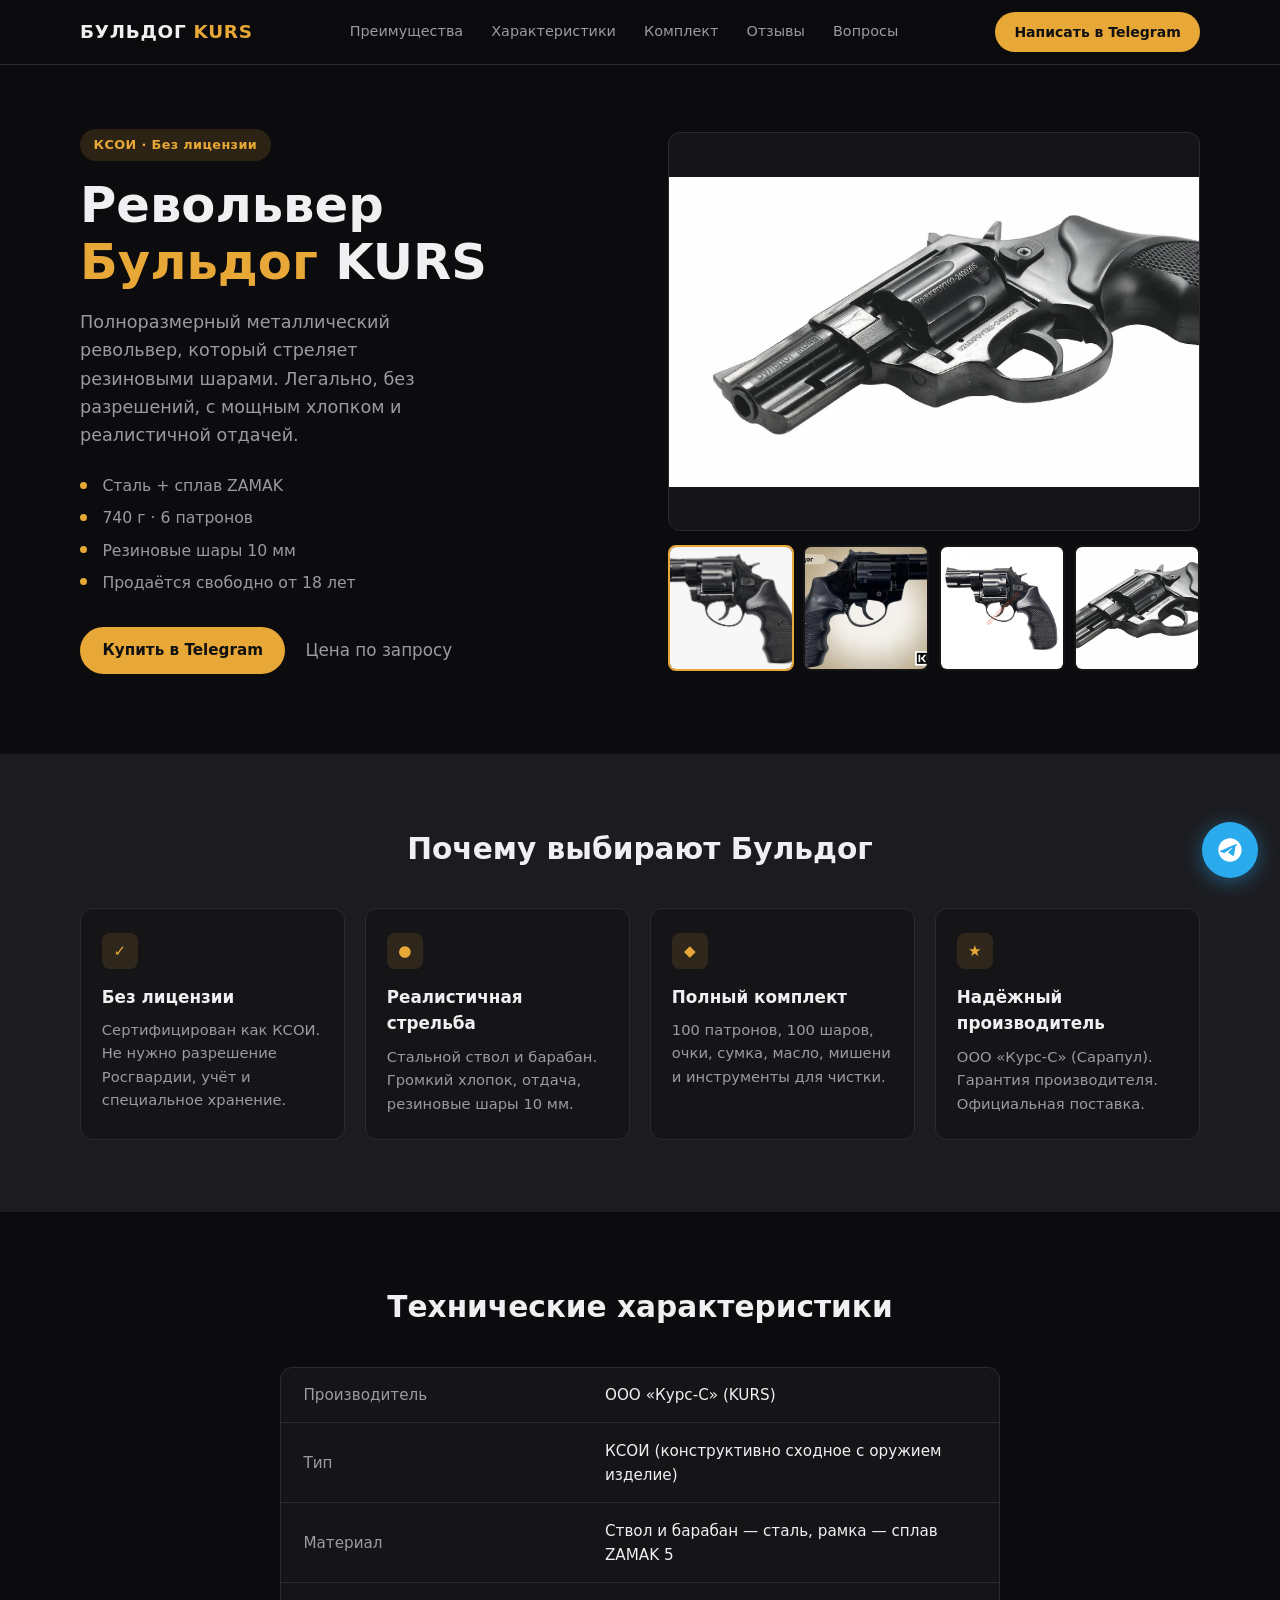
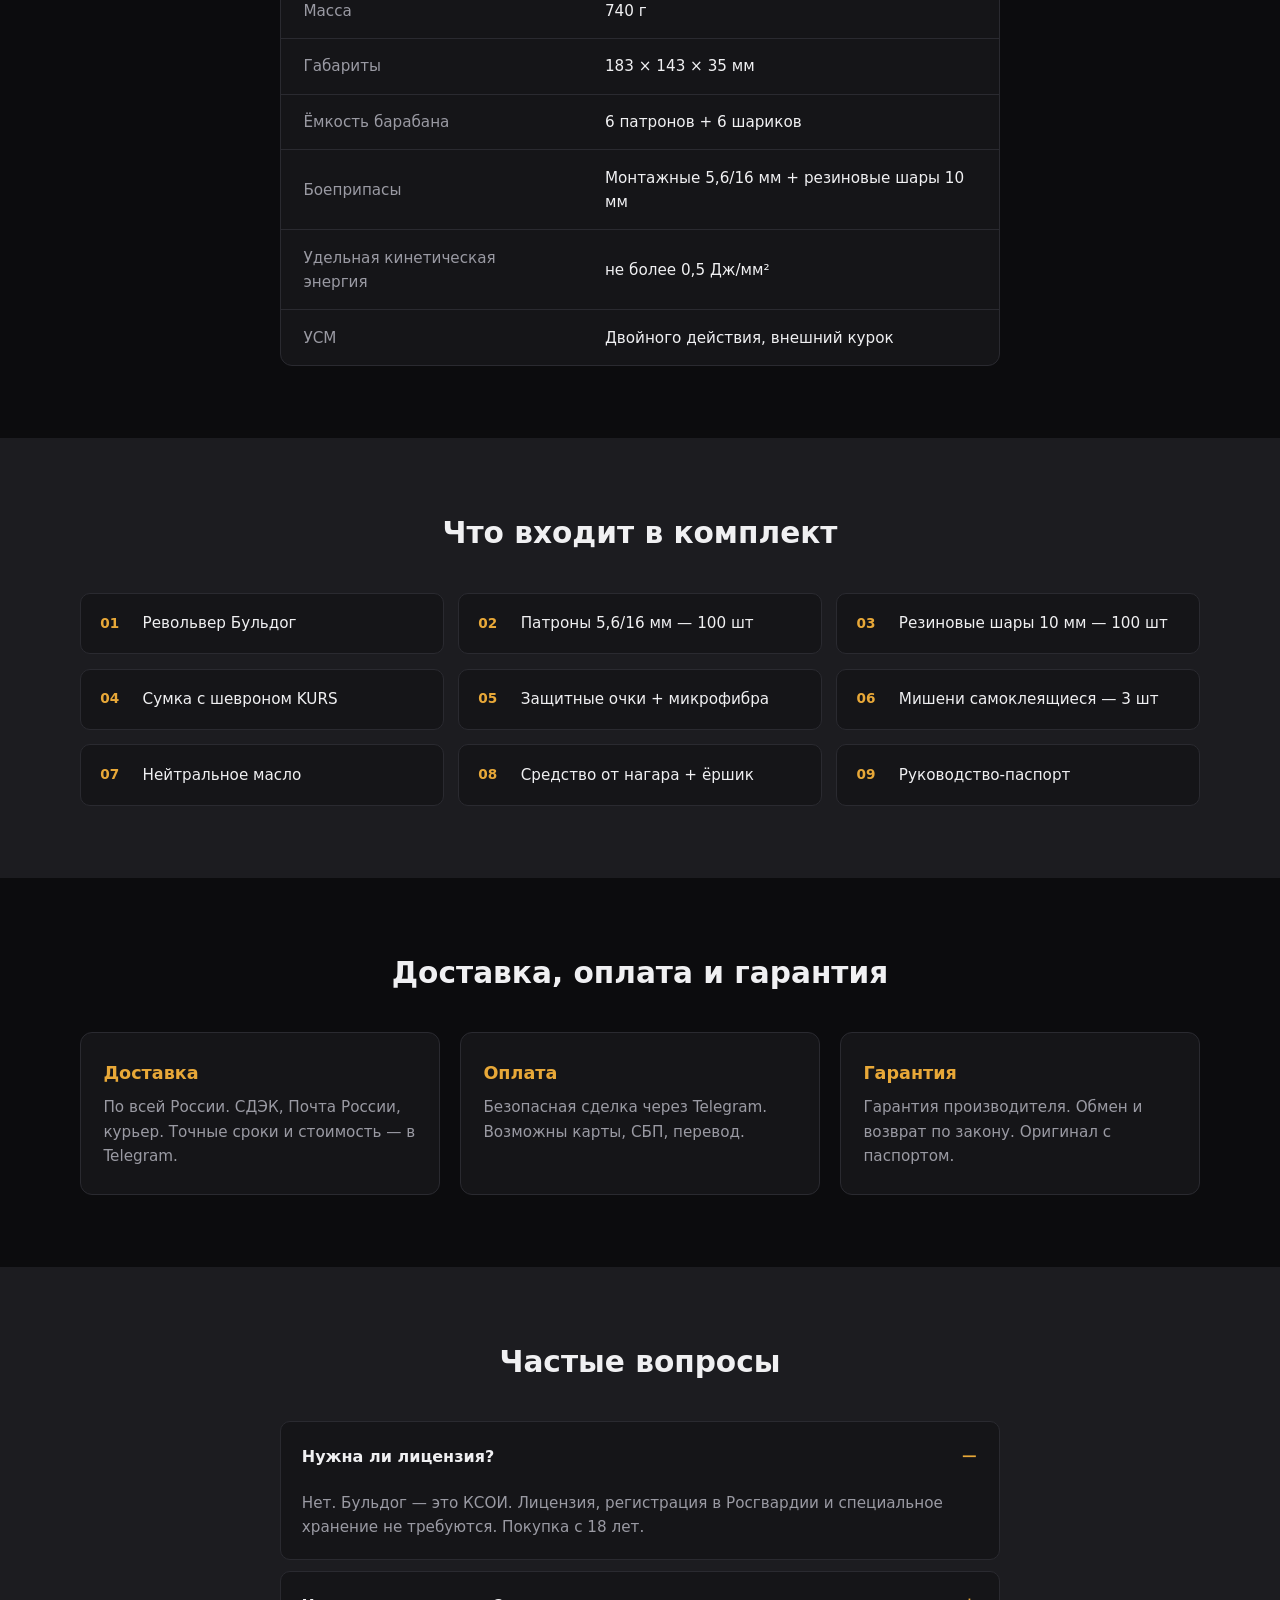
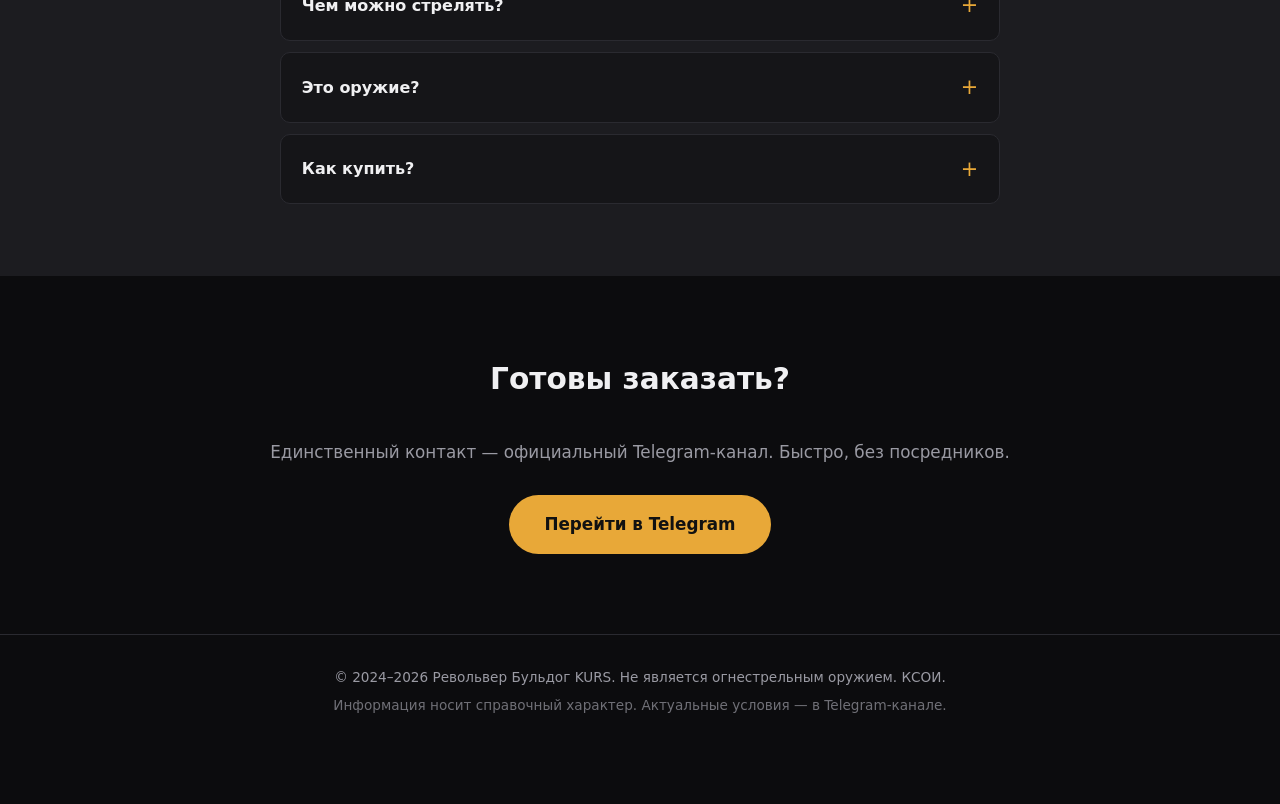
<file: index.html>
<!DOCTYPE html>
<html lang="ru">
<head>
  <meta charset="UTF-8">
  <meta name="viewport" content="width=device-width, initial-scale=1.0">
  <title>Револьвер Бульдог KURS купить без лицензии — официальный канал</title>
  <meta name="description" content="Револьвер Бульдог KURS (КСОИ) — стреляет резиновыми шарами 10 мм, без лицензии и регистрации. Купить в официальном Telegram-канале. Полный комплект, гарантия, доставка по России.">
  <meta name="keywords" content="револьвер бульдог курс, бульдог kurs купить, револьвер без лицензии, ксои бульдог, резинострел бульдог, kurs buldog">
  <meta name="robots" content="index, follow">
  <link rel="canonical" href="https://ваш-домен.ru/">
  <meta property="og:title" content="Револьвер Бульдог KURS — без лицензии">
  <meta property="og:description" content="Стреляет резиновыми шарами. 740 г, 6 патронов. Купить в Telegram.">
  <meta property="og:type" content="product">
  <meta property="og:image" content="images/0zGTF.jpg">
  <meta name="twitter:card" content="summary_large_image">
  <link rel="icon" href="data:image/svg+xml,<svg xmlns='http://www.w3.org/2000/svg' viewBox='0 0 100 100'><text y='.9em' font-size='90'>🔫</text></svg>">
  <link rel="stylesheet" href="styles.css">
  <script type="application/ld+json">
  {
    "@context": "https://schema.org",
    "@type": "Product",
    "name": "Револьвер Бульдог KURS",
    "description": "Конструктивно сходное с оружием изделие (КСОИ). Стреляет резиновыми шарами 10 мм. Без лицензии и регистрации.",
    "brand": {
      "@type": "Brand",
      "name": "KURS"
    },
    "offers": {
      "@type": "Offer",
      "priceCurrency": "RUB",
      "price": "55000",
      "availability": "https://schema.org/InStock",
      "url": "https://t.me/kurs_buldog_ru"
    },
    "image": "images/0zGTF.jpg"
  }
  </script>
  <script type="application/ld+json">
  {
    "@context": "https://schema.org",
    "@type": "FAQPage",
    "mainEntity": [
      {
        "@type": "Question",
        "name": "Нужна ли лицензия на револьвер Бульдог KURS?",
        "acceptedAnswer": {
          "@type": "Answer",
          "text": "Нет. Изделие сертифицировано как КСОИ (конструктивно сходное с оружием изделие). Лицензия, разрешение и регистрация в Росгвардии не требуются."
        }
      },
      {
        "@type": "Question",
        "name": "Чем стреляет Бульдог?",
        "acceptedAnswer": {
          "@type": "Answer",
          "text": "Резиновыми шариками 10 мм с помощью монтажных патронов 5,6/16 мм (рекомендуются HILTI или KURS)."
        }
      },
      {
        "@type": "Question",
        "name": "Какой вес и размеры?",
        "acceptedAnswer": {
          "@type": "Answer",
          "text": "Масса 740 г. Габариты 183 × 143 × 35 мм. Барабан на 6 патронов."
        }
      }
    ]
  }
  </script>
</head>
<body>
  <header class="header">
    <div class="container header-inner">
      <a href="index.html" class="logo">БУЛЬДОГ <span>KURS</span></a>
      <nav class="nav">
        <a href="index.html#features">Преимущества</a>
        <a href="index.html#specs">Характеристики</a>
        <a href="index.html#kit">Комплект</a>
        <a href="reviews.html">Отзывы</a>
        <a href="index.html#faq">Вопросы</a>
      </nav>
      <a href="https://t.me/kurs_buldog_ru" class="btn btn-header" target="_blank" rel="noopener">Написать в Telegram</a>
    </div>
  </header>

  <main>
    <section class="hero">
      <div class="container hero-grid">
        <div class="hero-content">
          <p class="badge">КСОИ · Без лицензии</p>
          <h1>Револьвер <span>Бульдог</span> KURS</h1>
          <p class="hero-lead">Полноразмерный металлический револьвер, который стреляет резиновыми шарами. Легально, без разрешений, с мощным хлопком и реалистичной отдачей.</p>
          <ul class="hero-points">
            <li>Сталь + сплав ZAMAK</li>
            <li>740 г · 6 патронов</li>
            <li>Резиновые шары 10 мм</li>
            <li>Продаётся свободно от 18 лет</li>
          </ul>
          <div class="hero-cta">
            <a href="https://t.me/kurs_buldog_ru" class="btn btn-primary" target="_blank" rel="noopener">Купить в Telegram</a>
            <span class="price">Цена по запросу</span>
          </div>
        </div>
        <div class="hero-gallery">
          <img src="images/0zGTF.jpg" alt="Револьвер Бульдог KURS — вид сбоку" class="hero-img main" width="600" height="400">
          <div class="thumbs">
            <img src="images/XwRG5.jpg" alt="Бульдог KURS профиль" class="thumb active" data-full="images/XwRG5.jpg">
            <img src="images/pUrBx.jpg" alt="Бульдог KURS с логотипом" class="thumb" data-full="images/pUrBx.jpg">
            <img src="images/t7vRX.jpg" alt="Бульдог KURS крупный план" class="thumb" data-full="images/t7vRX.jpg">
            <img src="images/0zGTF.jpg" alt="Бульдог KURS детально" class="thumb" data-full="images/0zGTF.jpg">
          </div>
        </div>
      </div>
    </section>

    <section id="features" class="features">
      <div class="container">
        <h2>Почему выбирают Бульдог</h2>
        <div class="features-grid">
          <article class="feature-card">
            <div class="feature-icon">✓</div>
            <h3>Без лицензии</h3>
            <p>Сертифицирован как КСОИ. Не нужно разрешение Росгвардии, учёт и специальное хранение.</p>
          </article>
          <article class="feature-card">
            <div class="feature-icon">●</div>
            <h3>Реалистичная стрельба</h3>
            <p>Стальной ствол и барабан. Громкий хлопок, отдача, резиновые шары 10 мм.</p>
          </article>
          <article class="feature-card">
            <div class="feature-icon">◆</div>
            <h3>Полный комплект</h3>
            <p>100 патронов, 100 шаров, очки, сумка, масло, мишени и инструменты для чистки.</p>
          </article>
          <article class="feature-card">
            <div class="feature-icon">★</div>
            <h3>Надёжный производитель</h3>
            <p>ООО «Курс-С» (Сарапул). Гарантия производителя. Официальная поставка.</p>
          </article>
        </div>
      </div>
    </section>

    <section id="specs" class="specs">
      <div class="container">
        <h2>Технические характеристики</h2>
        <div class="specs-table-wrap">
          <table class="specs-table">
            <tbody>
              <tr><th>Производитель</th><td>ООО «Курс-С» (KURS)</td></tr>
              <tr><th>Тип</th><td>КСОИ (конструктивно сходное с оружием изделие)</td></tr>
              <tr><th>Материал</th><td>Ствол и барабан — сталь, рамка — сплав ZAMAK 5</td></tr>
              <tr><th>Масса</th><td>740 г</td></tr>
              <tr><th>Габариты</th><td>183 × 143 × 35 мм</td></tr>
              <tr><th>Ёмкость барабана</th><td>6 патронов + 6 шариков</td></tr>
              <tr><th>Боеприпасы</th><td>Монтажные 5,6/16 мм + резиновые шары 10 мм</td></tr>
              <tr><th>Удельная кинетическая энергия</th><td>не более 0,5 Дж/мм²</td></tr>
              <tr><th>УСМ</th><td>Двойного действия, внешний курок</td></tr>
            </tbody>
          </table>
        </div>
      </div>
    </section>

    <section id="kit" class="kit">
      <div class="container">
        <h2>Что входит в комплект</h2>
        <div class="kit-grid">
          <div class="kit-item"><span class="kit-num">01</span> Револьвер Бульдог</div>
          <div class="kit-item"><span class="kit-num">02</span> Патроны 5,6/16 мм — 100 шт</div>
          <div class="kit-item"><span class="kit-num">03</span> Резиновые шары 10 мм — 100 шт</div>
          <div class="kit-item"><span class="kit-num">04</span> Сумка с шевроном KURS</div>
          <div class="kit-item"><span class="kit-num">05</span> Защитные очки + микрофибра</div>
          <div class="kit-item"><span class="kit-num">06</span> Мишени самоклеящиеся — 3 шт</div>
          <div class="kit-item"><span class="kit-num">07</span> Нейтральное масло</div>
          <div class="kit-item"><span class="kit-num">08</span> Средство от нагара + ёршик</div>
          <div class="kit-item"><span class="kit-num">09</span> Руководство-паспорт</div>
        </div>
      </div>
    </section>

    <section class="delivery">
      <div class="container">
        <h2>Доставка, оплата и гарантия</h2>
        <div class="delivery-grid">
          <div class="delivery-card">
            <h3>Доставка</h3>
            <p>По всей России. СДЭК, Почта России, курьер. Точные сроки и стоимость — в Telegram.</p>
          </div>
          <div class="delivery-card">
            <h3>Оплата</h3>
            <p>Безопасная сделка через Telegram. Возможны карты, СБП, перевод.</p>
          </div>
          <div class="delivery-card">
            <h3>Гарантия</h3>
            <p>Гарантия производителя. Обмен и возврат по закону. Оригинал с паспортом.</p>
          </div>
        </div>
      </div>
    </section>

    <section id="faq" class="faq">
      <div class="container">
        <h2>Частые вопросы</h2>
        <div class="faq-list">
          <details class="faq-item" open>
            <summary>Нужна ли лицензия?</summary>
            <p>Нет. Бульдог — это КСОИ. Лицензия, регистрация в Росгвардии и специальное хранение не требуются. Покупка с 18 лет.</p>
          </details>
          <details class="faq-item">
            <summary>Чем можно стрелять?</summary>
            <p>Резиновыми шарами 10 мм (рекомендуются KURS 0,7 г) с помощью монтажных патронов 5,6/16 мм (HILTI или аналоги KURS).</p>
          </details>
          <details class="faq-item">
            <summary>Это оружие?</summary>
            <p>Нет. По сертификату — конструктивно сходное с оружием изделие. Удельная кинетическая энергия не превышает допустимую норму.</p>
          </details>
          <details class="faq-item">
            <summary>Как купить?</summary>
            <p>Напишите в официальный Telegram-канал. Там актуальная цена, наличие и условия доставки.</p>
          </details>
        </div>
      </div>
    </section>

    <section class="cta-final">
      <div class="container">
        <h2>Готовы заказать?</h2>
        <p>Единственный контакт — официальный Telegram-канал. Быстро, без посредников.</p>
        <a href="https://t.me/kurs_buldog_ru" class="btn btn-primary btn-large" target="_blank" rel="noopener">Перейти в Telegram</a>
      </div>
    </section>
  </main>

  <footer class="footer">
    <div class="container">
      <p>© 2024–2026 Револьвер Бульдог KURS. Не является огнестрельным оружием. КСОИ.</p>
      <p class="footer-note">Информация носит справочный характер. Актуальные условия — в Telegram-канале.</p>
    </div>
  </footer>

  <a href="https://t.me/kurs_buldog_ru" class="fab" target="_blank" rel="noopener" aria-label="Написать в Telegram">
    <svg viewBox="0 0 24 24" width="28" height="28" fill="currentColor"><path d="M12 2C6.48 2 2 6.48 2 12s4.48 10 10 10 10-4.48 10-10S17.52 2 12 2zm4.64 6.8c-.15 1.58-.8 5.42-1.13 7.19-.14.75-.42 1-.68 1.03-.58.05-1.02-.38-1.58-.75-.88-.58-1.38-.94-2.23-1.5-.99-.65-.35-1.01.22-1.59.15-.15 2.71-2.48 2.76-2.69.01-.03.01-.14-.07-.2-.08-.06-.19-.04-.27-.02-.12.02-1.96 1.25-5.54 3.69-.52.36-1 .53-1.42.52-.47-.01-1.37-.26-2.03-.48-.82-.27-1.47-.42-1.42-.88.03-.24.37-.49 1.02-.74 3.99-1.74 6.66-2.89 7.99-3.45 3.8-1.6 4.59-1.88 5.1-1.88.11 0 .36.03.52.17.14.12.18.28.2.45-.01.07-.01.17-.02.26z"/></svg>
  </a>

  <script src="script.js"></script>
</body>
</html>
</file>
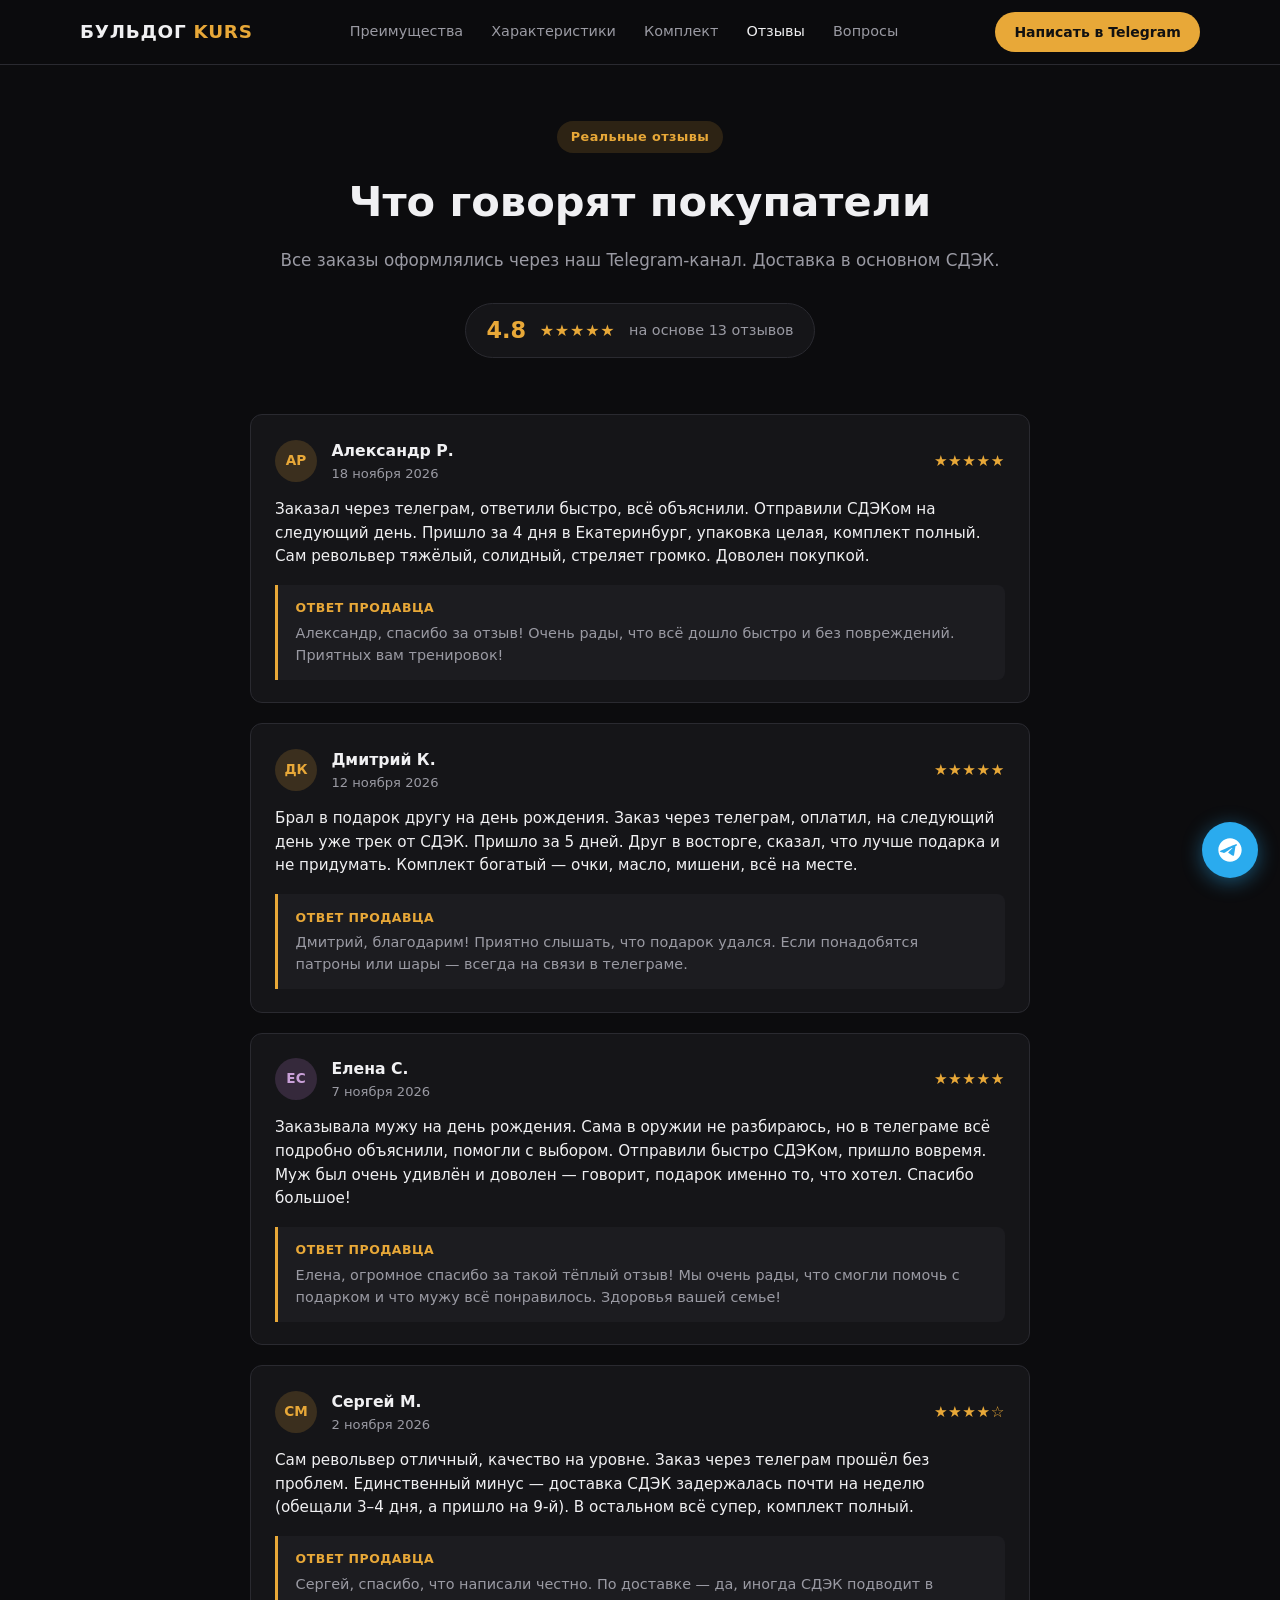
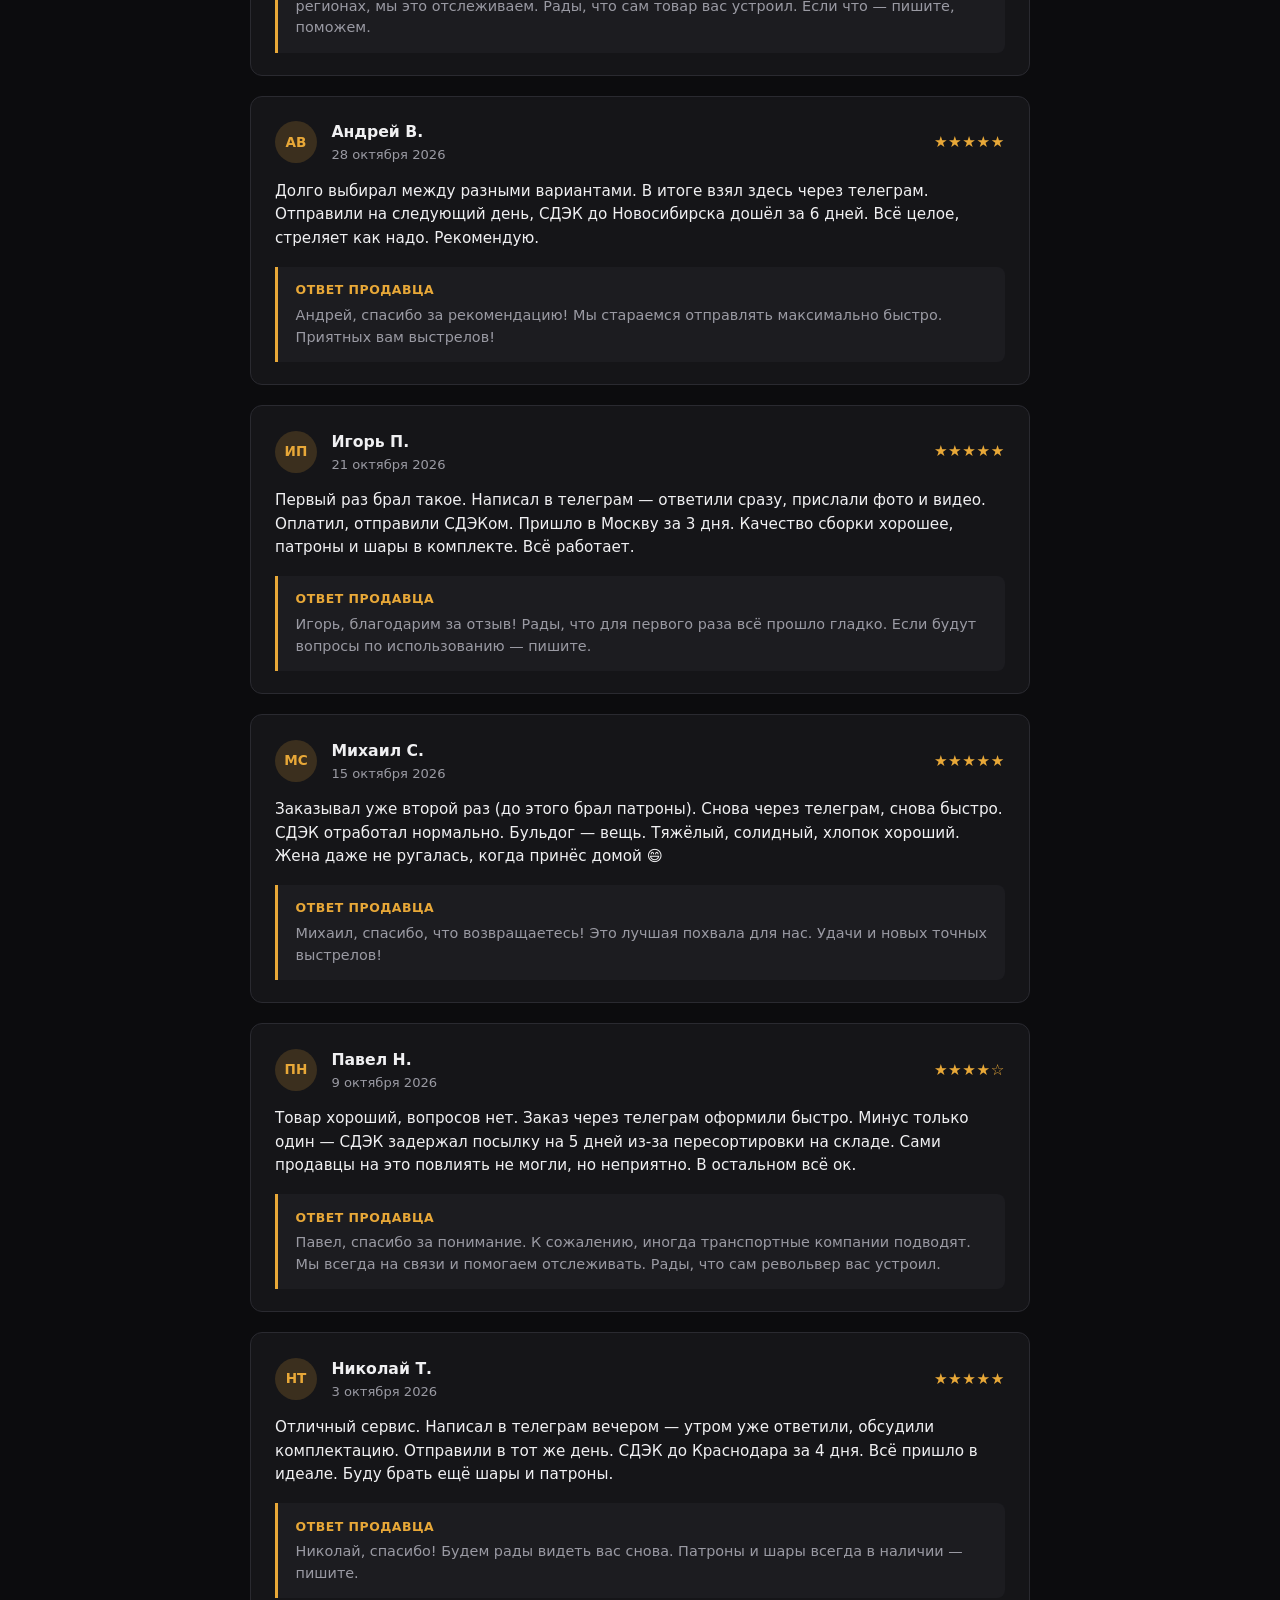
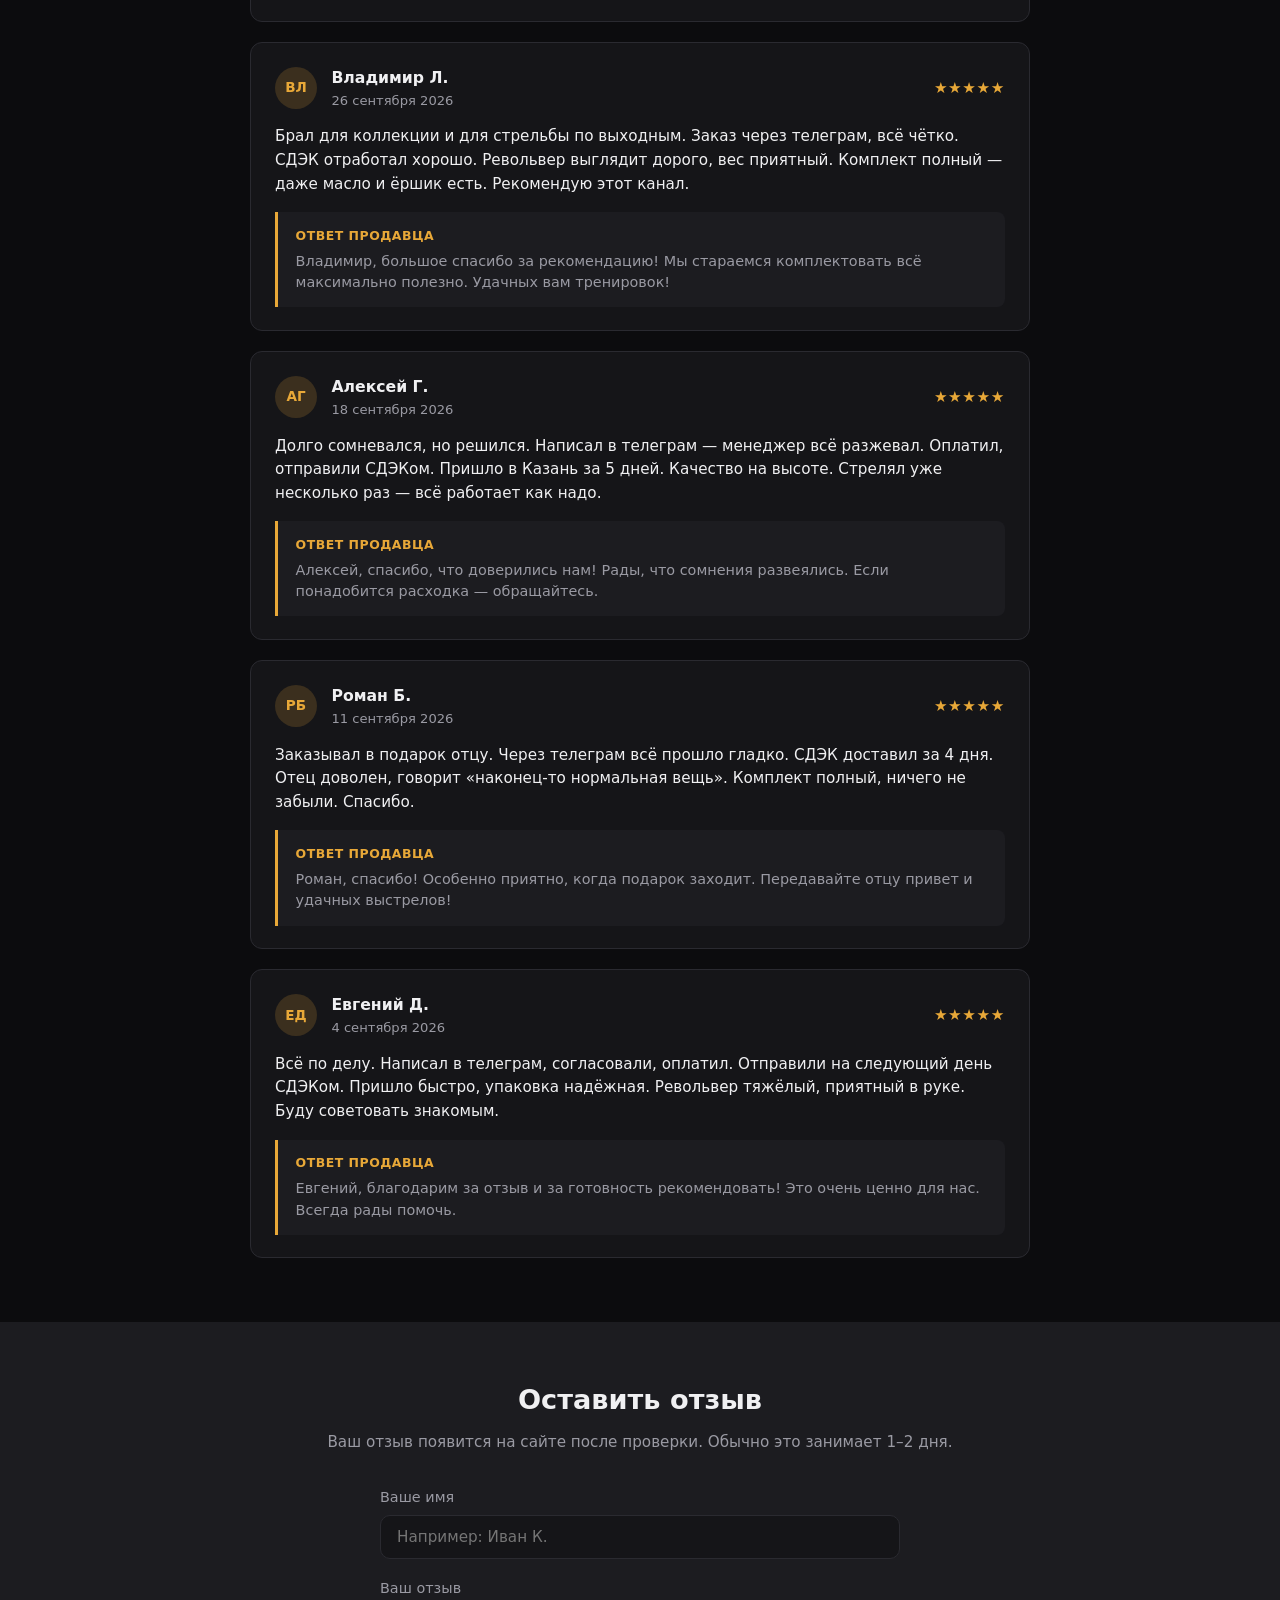
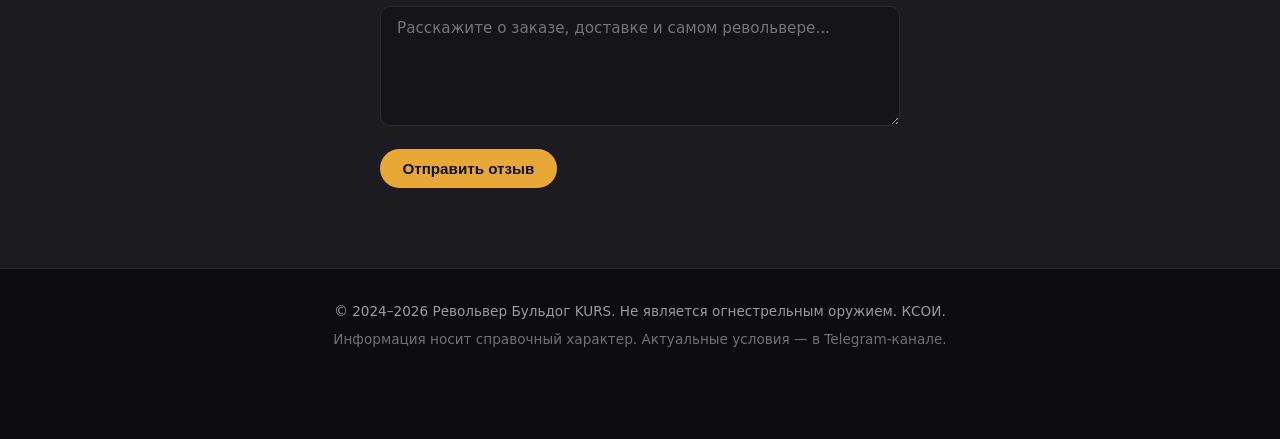
<file: reviews.html>
<!DOCTYPE html>
<html lang="ru">
<head>
  <meta charset="UTF-8">
  <meta name="viewport" content="width=device-width, initial-scale=1.0">
  <title>Отзывы о револьвере Бульдог KURS — реальные покупатели</title>
  <meta name="description" content="Отзывы покупателей револьвера Бульдог KURS. Заказ через Telegram, доставка СДЭК. Реальные впечатления от владельцев.">
  <meta name="robots" content="index, follow">
  <link rel="canonical" href="https://ваш-домен.ru/reviews.html">
  <link rel="icon" href="data:image/svg+xml,<svg xmlns='http://www.w3.org/2000/svg' viewBox='0 0 100 100'><text y='.9em' font-size='90'>🔫</text></svg>">
  <link rel="stylesheet" href="styles.css">
</head>
<body>
  <header class="header">
    <div class="container header-inner">
      <a href="index.html" class="logo">БУЛЬДОГ <span>KURS</span></a>
      <nav class="nav">
        <a href="index.html#features">Преимущества</a>
        <a href="index.html#specs">Характеристики</a>
        <a href="index.html#kit">Комплект</a>
        <a href="reviews.html" class="nav-active">Отзывы</a>
        <a href="index.html#faq">Вопросы</a>
      </nav>
      <a href="https://t.me/kurs_buldog_ru" class="btn btn-header" target="_blank" rel="noopener">Написать в Telegram</a>
    </div>
  </header>

  <main>
    <section class="reviews-hero">
      <div class="container">
        <p class="badge">Реальные отзывы</p>
        <h1>Что говорят покупатели</h1>
        <p class="reviews-lead">Все заказы оформлялись через наш Telegram-канал. Доставка в основном СДЭК.</p>
        <div class="rating-summary">
          <div class="rating-big">4.8</div>
          <div class="rating-stars" aria-hidden="true">★★★★★</div>
          <div class="rating-count">на основе 13 отзывов</div>
        </div>
      </div>
    </section>

    <section class="reviews-list-section">
      <div class="container">
        <div class="reviews-list" id="reviews-list">

          <!-- 1 -->
          <article class="review-card">
            <div class="review-header">
              <div class="review-avatar">АР</div>
              <div class="review-meta">
                <div class="review-name">Александр Р.</div>
                <div class="review-date">18 ноября 2026</div>
              </div>
              <div class="review-stars">★★★★★</div>
            </div>
            <p class="review-text">Заказал через телеграм, ответили быстро, всё объяснили. Отправили СДЭКом на следующий день. Пришло за 4 дня в Екатеринбург, упаковка целая, комплект полный. Сам револьвер тяжёлый, солидный, стреляет громко. Доволен покупкой.</p>
            <div class="seller-reply">
              <div class="seller-label">Ответ продавца</div>
              <p>Александр, спасибо за отзыв! Очень рады, что всё дошло быстро и без повреждений. Приятных вам тренировок!</p>
            </div>
          </article>

          <!-- 2 -->
          <article class="review-card">
            <div class="review-header">
              <div class="review-avatar">ДК</div>
              <div class="review-meta">
                <div class="review-name">Дмитрий К.</div>
                <div class="review-date">12 ноября 2026</div>
              </div>
              <div class="review-stars">★★★★★</div>
            </div>
            <p class="review-text">Брал в подарок другу на день рождения. Заказ через телеграм, оплатил, на следующий день уже трек от СДЭК. Пришло за 5 дней. Друг в восторге, сказал, что лучше подарка и не придумать. Комплект богатый — очки, масло, мишени, всё на месте.</p>
            <div class="seller-reply">
              <div class="seller-label">Ответ продавца</div>
              <p>Дмитрий, благодарим! Приятно слышать, что подарок удался. Если понадобятся патроны или шары — всегда на связи в телеграме.</p>
            </div>
          </article>

          <!-- 3 Female -->
          <article class="review-card">
            <div class="review-header">
              <div class="review-avatar female">ЕС</div>
              <div class="review-meta">
                <div class="review-name">Елена С.</div>
                <div class="review-date">7 ноября 2026</div>
              </div>
              <div class="review-stars">★★★★★</div>
            </div>
            <p class="review-text">Заказывала мужу на день рождения. Сама в оружии не разбираюсь, но в телеграме всё подробно объяснили, помогли с выбором. Отправили быстро СДЭКом, пришло вовремя. Муж был очень удивлён и доволен — говорит, подарок именно то, что хотел. Спасибо большое!</p>
            <div class="seller-reply">
              <div class="seller-label">Ответ продавца</div>
              <p>Елена, огромное спасибо за такой тёплый отзыв! Мы очень рады, что смогли помочь с подарком и что мужу всё понравилось. Здоровья вашей семье!</p>
            </div>
          </article>

          <!-- 4 -->
          <article class="review-card">
            <div class="review-header">
              <div class="review-avatar">СМ</div>
              <div class="review-meta">
                <div class="review-name">Сергей М.</div>
                <div class="review-date">2 ноября 2026</div>
              </div>
              <div class="review-stars">★★★★☆</div>
            </div>
            <p class="review-text">Сам револьвер отличный, качество на уровне. Заказ через телеграм прошёл без проблем. Единственный минус — доставка СДЭК задержалась почти на неделю (обещали 3–4 дня, а пришло на 9-й). В остальном всё супер, комплект полный.</p>
            <div class="seller-reply">
              <div class="seller-label">Ответ продавца</div>
              <p>Сергей, спасибо, что написали честно. По доставке — да, иногда СДЭК подводит в регионах, мы это отслеживаем. Рады, что сам товар вас устроил. Если что — пишите, поможем.</p>
            </div>
          </article>

          <!-- 5 -->
          <article class="review-card">
            <div class="review-header">
              <div class="review-avatar">АВ</div>
              <div class="review-meta">
                <div class="review-name">Андрей В.</div>
                <div class="review-date">28 октября 2026</div>
              </div>
              <div class="review-stars">★★★★★</div>
            </div>
            <p class="review-text">Долго выбирал между разными вариантами. В итоге взял здесь через телеграм. Отправили на следующий день, СДЭК до Новосибирска дошёл за 6 дней. Всё целое, стреляет как надо. Рекомендую.</p>
            <div class="seller-reply">
              <div class="seller-label">Ответ продавца</div>
              <p>Андрей, спасибо за рекомендацию! Мы стараемся отправлять максимально быстро. Приятных вам выстрелов!</p>
            </div>
          </article>

          <!-- 6 -->
          <article class="review-card">
            <div class="review-header">
              <div class="review-avatar">ИП</div>
              <div class="review-meta">
                <div class="review-name">Игорь П.</div>
                <div class="review-date">21 октября 2026</div>
              </div>
              <div class="review-stars">★★★★★</div>
            </div>
            <p class="review-text">Первый раз брал такое. Написал в телеграм — ответили сразу, прислали фото и видео. Оплатил, отправили СДЭКом. Пришло в Москву за 3 дня. Качество сборки хорошее, патроны и шары в комплекте. Всё работает.</p>
            <div class="seller-reply">
              <div class="seller-label">Ответ продавца</div>
              <p>Игорь, благодарим за отзыв! Рады, что для первого раза всё прошло гладко. Если будут вопросы по использованию — пишите.</p>
            </div>
          </article>

          <!-- 7 -->
          <article class="review-card">
            <div class="review-header">
              <div class="review-avatar">МС</div>
              <div class="review-meta">
                <div class="review-name">Михаил С.</div>
                <div class="review-date">15 октября 2026</div>
              </div>
              <div class="review-stars">★★★★★</div>
            </div>
            <p class="review-text">Заказывал уже второй раз (до этого брал патроны). Снова через телеграм, снова быстро. СДЭК отработал нормально. Бульдог — вещь. Тяжёлый, солидный, хлопок хороший. Жена даже не ругалась, когда принёс домой 😄</p>
            <div class="seller-reply">
              <div class="seller-label">Ответ продавца</div>
              <p>Михаил, спасибо, что возвращаетесь! Это лучшая похвала для нас. Удачи и новых точных выстрелов!</p>
            </div>
          </article>

          <!-- 8 -->
          <article class="review-card">
            <div class="review-header">
              <div class="review-avatar">ПН</div>
              <div class="review-meta">
                <div class="review-name">Павел Н.</div>
                <div class="review-date">9 октября 2026</div>
              </div>
              <div class="review-stars">★★★★☆</div>
            </div>
            <p class="review-text">Товар хороший, вопросов нет. Заказ через телеграм оформили быстро. Минус только один — СДЭК задержал посылку на 5 дней из-за пересортировки на складе. Сами продавцы на это повлиять не могли, но неприятно. В остальном всё ок.</p>
            <div class="seller-reply">
              <div class="seller-label">Ответ продавца</div>
              <p>Павел, спасибо за понимание. К сожалению, иногда транспортные компании подводят. Мы всегда на связи и помогаем отслеживать. Рады, что сам револьвер вас устроил.</p>
            </div>
          </article>

          <!-- 9 -->
          <article class="review-card">
            <div class="review-header">
              <div class="review-avatar">НТ</div>
              <div class="review-meta">
                <div class="review-name">Николай Т.</div>
                <div class="review-date">3 октября 2026</div>
              </div>
              <div class="review-stars">★★★★★</div>
            </div>
            <p class="review-text">Отличный сервис. Написал в телеграм вечером — утром уже ответили, обсудили комплектацию. Отправили в тот же день. СДЭК до Краснодара за 4 дня. Всё пришло в идеале. Буду брать ещё шары и патроны.</p>
            <div class="seller-reply">
              <div class="seller-label">Ответ продавца</div>
              <p>Николай, спасибо! Будем рады видеть вас снова. Патроны и шары всегда в наличии — пишите.</p>
            </div>
          </article>

          <!-- 10 -->
          <article class="review-card">
            <div class="review-header">
              <div class="review-avatar">ВЛ</div>
              <div class="review-meta">
                <div class="review-name">Владимир Л.</div>
                <div class="review-date">26 сентября 2026</div>
              </div>
              <div class="review-stars">★★★★★</div>
            </div>
            <p class="review-text">Брал для коллекции и для стрельбы по выходным. Заказ через телеграм, всё чётко. СДЭК отработал хорошо. Револьвер выглядит дорого, вес приятный. Комплект полный — даже масло и ёршик есть. Рекомендую этот канал.</p>
            <div class="seller-reply">
              <div class="seller-label">Ответ продавца</div>
              <p>Владимир, большое спасибо за рекомендацию! Мы стараемся комплектовать всё максимально полезно. Удачных вам тренировок!</p>
            </div>
          </article>

          <!-- 11 -->
          <article class="review-card">
            <div class="review-header">
              <div class="review-avatar">АГ</div>
              <div class="review-meta">
                <div class="review-name">Алексей Г.</div>
                <div class="review-date">18 сентября 2026</div>
              </div>
              <div class="review-stars">★★★★★</div>
            </div>
            <p class="review-text">Долго сомневался, но решился. Написал в телеграм — менеджер всё разжевал. Оплатил, отправили СДЭКом. Пришло в Казань за 5 дней. Качество на высоте. Стрелял уже несколько раз — всё работает как надо.</p>
            <div class="seller-reply">
              <div class="seller-label">Ответ продавца</div>
              <p>Алексей, спасибо, что доверились нам! Рады, что сомнения развеялись. Если понадобится расходка — обращайтесь.</p>
            </div>
          </article>

          <!-- 12 -->
          <article class="review-card">
            <div class="review-header">
              <div class="review-avatar">РБ</div>
              <div class="review-meta">
                <div class="review-name">Роман Б.</div>
                <div class="review-date">11 сентября 2026</div>
              </div>
              <div class="review-stars">★★★★★</div>
            </div>
            <p class="review-text">Заказывал в подарок отцу. Через телеграм всё прошло гладко. СДЭК доставил за 4 дня. Отец доволен, говорит «наконец-то нормальная вещь». Комплект полный, ничего не забыли. Спасибо.</p>
            <div class="seller-reply">
              <div class="seller-label">Ответ продавца</div>
              <p>Роман, спасибо! Особенно приятно, когда подарок заходит. Передавайте отцу привет и удачных выстрелов!</p>
            </div>
          </article>

          <!-- 13 -->
          <article class="review-card">
            <div class="review-header">
              <div class="review-avatar">ЕД</div>
              <div class="review-meta">
                <div class="review-name">Евгений Д.</div>
                <div class="review-date">4 сентября 2026</div>
              </div>
              <div class="review-stars">★★★★★</div>
            </div>
            <p class="review-text">Всё по делу. Написал в телеграм, согласовали, оплатил. Отправили на следующий день СДЭКом. Пришло быстро, упаковка надёжная. Револьвер тяжёлый, приятный в руке. Буду советовать знакомым.</p>
            <div class="seller-reply">
              <div class="seller-label">Ответ продавца</div>
              <p>Евгений, благодарим за отзыв и за готовность рекомендовать! Это очень ценно для нас. Всегда рады помочь.</p>
            </div>
          </article>

        </div>
      </div>
    </section>

    <section class="review-form-section">
      <div class="container">
        <h2>Оставить отзыв</h2>
        <p class="form-lead">Ваш отзыв появится на сайте после проверки. Обычно это занимает 1–2 дня.</p>
        <form class="review-form" id="review-form" novalidate>
          <div class="form-group">
            <label for="review-name">Ваше имя</label>
            <input type="text" id="review-name" name="name" placeholder="Например: Иван К." required maxlength="60">
          </div>
          <div class="form-group">
            <label for="review-text">Ваш отзыв</label>
            <textarea id="review-text" name="text" rows="5" placeholder="Расскажите о заказе, доставке и самом револьвере..." required maxlength="1200"></textarea>
          </div>
          <button type="submit" class="btn btn-primary">Отправить отзыв</button>
        </form>
        <div class="form-toast" id="form-toast" hidden>
          Спасибо! Ваш отзыв отправлен на модерацию и скоро появится на сайте.
        </div>
      </div>
    </section>
  </main>

  <footer class="footer">
    <div class="container">
      <p>© 2024–2026 Револьвер Бульдог KURS. Не является огнестрельным оружием. КСОИ.</p>
      <p class="footer-note">Информация носит справочный характер. Актуальные условия — в Telegram-канале.</p>
    </div>
  </footer>

  <a href="https://t.me/kurs_buldog_ru" class="fab" target="_blank" rel="noopener" aria-label="Написать в Telegram">
    <svg viewBox="0 0 24 24" width="28" height="28" fill="currentColor"><path d="M12 2C6.48 2 2 6.48 2 12s4.48 10 10 10 10-4.48 10-10S17.52 2 12 2zm4.64 6.8c-.15 1.58-.8 5.42-1.13 7.19-.14.75-.42 1-.68 1.03-.58.05-1.02-.38-1.58-.75-.88-.58-1.38-.94-2.23-1.5-.99-.65-.35-1.01.22-1.59.15-.15 2.71-2.48 2.76-2.69.01-.03.01-.14-.07-.2-.08-.06-.19-.04-.27-.02-.12.02-1.96 1.25-5.54 3.69-.52.36-1 .53-1.42.52-.47-.01-1.37-.26-2.03-.48-.82-.27-1.47-.42-1.42-.88.03-.24.37-.49 1.02-.74 3.99-1.74 6.66-2.89 7.99-3.45 3.8-1.6 4.59-1.88 5.1-1.88.11 0 .36.03.52.17.14.12.18.28.2.45-.01.07-.01.17-.02.26z"/></svg>
  </a>

  <script src="script.js"></script>
  <script>
    document.getElementById("review-form").addEventListener("submit", function (e) {
      e.preventDefault();
      const name = document.getElementById("review-name").value.trim();
      const text = document.getElementById("review-text").value.trim();
      if (!name || !text) return;

      const toast = document.getElementById("form-toast");
      toast.hidden = false;
      this.reset();

      setTimeout(() => {
        toast.hidden = true;
      }, 5000);
    });
  </script>
</body>
</html>
</file>
<file: styles.css>
:root {
  --bg: #0c0c0e;
  --bg-card: #151518;
  --bg-elevated: #1c1c20;
  --text: #f0f0f2;
  --text-muted: #9a9aa3;
  --accent: #e8a838;
  --accent-hover: #f0b84a;
  --border: #2a2a30;
  --success: #3dd68c;
  --radius: 12px;
  --font: "Segoe UI", system-ui, -apple-system, sans-serif;
}

*,
*::before,
*::after {
  box-sizing: border-box;
  margin: 0;
  padding: 0;
}

html {
  scroll-behavior: smooth;
}

body {
  font-family: var(--font);
  background: var(--bg);
  color: var(--text);
  line-height: 1.6;
  -webkit-font-smoothing: antialiased;
}

img {
  max-width: 100%;
  height: auto;
  display: block;
}

a {
  color: inherit;
  text-decoration: none;
}

.container {
  width: min(1120px, 92%);
  margin-inline: auto;
}

/* Header */
.header {
  position: sticky;
  top: 0;
  z-index: 100;
  background: rgba(12, 12, 14, 0.92);
  backdrop-filter: blur(12px);
  border-bottom: 1px solid var(--border);
}

.header-inner {
  display: flex;
  align-items: center;
  justify-content: space-between;
  height: 64px;
  gap: 1.5rem;
}

.logo {
  font-weight: 700;
  font-size: 1.15rem;
  letter-spacing: 0.04em;
}

.logo span {
  color: var(--accent);
  font-weight: 600;
}

.nav {
  display: flex;
  gap: 1.75rem;
}

.nav a {
  font-size: 0.9rem;
  color: var(--text-muted);
  transition: color 0.2s;
}

.nav a:hover {
  color: var(--text);
}

.btn {
  display: inline-flex;
  align-items: center;
  justify-content: center;
  padding: 0.7rem 1.4rem;
  border-radius: 999px;
  font-weight: 600;
  font-size: 0.95rem;
  transition: background 0.2s, transform 0.15s;
  border: none;
  cursor: pointer;
}

.btn-header {
  background: var(--accent);
  color: #111;
  padding: 0.55rem 1.2rem;
  font-size: 0.875rem;
}

.btn-header:hover {
  background: var(--accent-hover);
}

.btn-primary {
  background: var(--accent);
  color: #111;
}

.btn-primary:hover {
  background: var(--accent-hover);
  transform: translateY(-1px);
}

.btn-large {
  padding: 1rem 2.2rem;
  font-size: 1.05rem;
}

/* Hero */
.hero {
  padding: 4rem 0 5rem;
}

.hero-grid {
  display: grid;
  grid-template-columns: 1fr 1fr;
  gap: 3.5rem;
  align-items: center;
}

.badge {
  display: inline-block;
  background: rgba(232, 168, 56, 0.15);
  color: var(--accent);
  font-size: 0.8rem;
  font-weight: 600;
  padding: 0.35rem 0.85rem;
  border-radius: 999px;
  margin-bottom: 1rem;
  letter-spacing: 0.03em;
}

.hero h1 {
  font-size: clamp(2.2rem, 5vw, 3.1rem);
  line-height: 1.15;
  font-weight: 800;
  margin-bottom: 1.1rem;
}

.hero h1 span {
  color: var(--accent);
}

.hero-lead {
  color: var(--text-muted);
  font-size: 1.1rem;
  margin-bottom: 1.5rem;
  max-width: 34ch;
}

.hero-points {
  list-style: none;
  margin-bottom: 2rem;
  display: grid;
  gap: 0.45rem;
}

.hero-points li {
  position: relative;
  padding-left: 1.4rem;
  color: var(--text-muted);
  font-size: 0.98rem;
}

.hero-points li::before {
  content: "";
  position: absolute;
  left: 0;
  top: 0.55em;
  width: 7px;
  height: 7px;
  background: var(--accent);
  border-radius: 50%;
}

.hero-cta {
  display: flex;
  align-items: center;
  gap: 1.25rem;
  flex-wrap: wrap;
}

.price {
  font-size: 1.05rem;
  color: var(--text-muted);
  font-weight: 500;
}

.hero-gallery {
  display: flex;
  flex-direction: column;
  gap: 0.85rem;
}

.hero-img.main {
  border-radius: var(--radius);
  background: var(--bg-card);
  object-fit: contain;
  aspect-ratio: 4/3;
  border: 1px solid var(--border);
}

.thumbs {
  display: grid;
  grid-template-columns: repeat(4, 1fr);
  gap: 0.6rem;
}

.thumb {
  border-radius: 8px;
  border: 2px solid transparent;
  cursor: pointer;
  aspect-ratio: 1;
  object-fit: cover;
  background: var(--bg-card);
  transition: border-color 0.2s;
}

.thumb:hover,
.thumb.active {
  border-color: var(--accent);
}

/* Features */
.features {
  padding: 4.5rem 0;
  background: var(--bg-elevated);
}

.features h2,
.specs h2,
.kit h2,
.delivery h2,
.faq h2,
.cta-final h2 {
  font-size: 1.85rem;
  font-weight: 700;
  margin-bottom: 2.2rem;
  text-align: center;
}

.features-grid {
  display: grid;
  grid-template-columns: repeat(4, 1fr);
  gap: 1.25rem;
}

.feature-card {
  background: var(--bg-card);
  border: 1px solid var(--border);
  border-radius: var(--radius);
  padding: 1.5rem 1.3rem;
}

.feature-icon {
  width: 36px;
  height: 36px;
  display: flex;
  align-items: center;
  justify-content: center;
  background: rgba(232, 168, 56, 0.12);
  color: var(--accent);
  border-radius: 8px;
  font-weight: 700;
  margin-bottom: 0.9rem;
  font-size: 0.95rem;
}

.feature-card h3 {
  font-size: 1.05rem;
  margin-bottom: 0.45rem;
}

.feature-card p {
  color: var(--text-muted);
  font-size: 0.92rem;
}

/* Specs */
.specs {
  padding: 4.5rem 0;
}

.specs-table-wrap {
  max-width: 720px;
  margin: 0 auto;
  background: var(--bg-card);
  border: 1px solid var(--border);
  border-radius: var(--radius);
  overflow: hidden;
}

.specs-table {
  width: 100%;
  border-collapse: collapse;
}

.specs-table th,
.specs-table td {
  padding: 0.95rem 1.4rem;
  text-align: left;
  border-bottom: 1px solid var(--border);
  font-size: 0.95rem;
}

.specs-table tr:last-child th,
.specs-table tr:last-child td {
  border-bottom: none;
}

.specs-table th {
  width: 42%;
  color: var(--text-muted);
  font-weight: 500;
}

/* Kit */
.kit {
  padding: 4.5rem 0;
  background: var(--bg-elevated);
}

.kit-grid {
  display: grid;
  grid-template-columns: repeat(3, 1fr);
  gap: 0.9rem;
}

.kit-item {
  background: var(--bg-card);
  border: 1px solid var(--border);
  border-radius: 10px;
  padding: 1.1rem 1.2rem;
  display: flex;
  align-items: center;
  gap: 0.85rem;
  font-size: 0.95rem;
}

.kit-num {
  font-weight: 700;
  color: var(--accent);
  font-size: 0.85rem;
  min-width: 1.8rem;
}

/* Delivery */
.delivery {
  padding: 4.5rem 0;
}

.delivery-grid {
  display: grid;
  grid-template-columns: repeat(3, 1fr);
  gap: 1.25rem;
}

.delivery-card {
  background: var(--bg-card);
  border: 1px solid var(--border);
  border-radius: var(--radius);
  padding: 1.6rem 1.4rem;
}

.delivery-card h3 {
  font-size: 1.1rem;
  margin-bottom: 0.5rem;
  color: var(--accent);
}

.delivery-card p {
  color: var(--text-muted);
  font-size: 0.95rem;
}

/* FAQ */
.faq {
  padding: 4.5rem 0;
  background: var(--bg-elevated);
}

.faq-list {
  max-width: 720px;
  margin: 0 auto;
  display: flex;
  flex-direction: column;
  gap: 0.7rem;
}

.faq-item {
  background: var(--bg-card);
  border: 1px solid var(--border);
  border-radius: 10px;
  overflow: hidden;
}

.faq-item summary {
  padding: 1.1rem 1.3rem;
  font-weight: 600;
  cursor: pointer;
  list-style: none;
  display: flex;
  justify-content: space-between;
  align-items: center;
}

.faq-item summary::-webkit-details-marker {
  display: none;
}

.faq-item summary::after {
  content: "+";
  font-size: 1.3rem;
  color: var(--accent);
  font-weight: 400;
}

.faq-item[open] summary::after {
  content: "−";
}

.faq-item p {
  padding: 0 1.3rem 1.2rem;
  color: var(--text-muted);
  font-size: 0.95rem;
}

/* CTA Final */
.cta-final {
  padding: 5rem 0;
  text-align: center;
}

.cta-final p {
  color: var(--text-muted);
  margin-bottom: 1.8rem;
  font-size: 1.05rem;
}

/* Footer */
.footer {
  padding: 2rem 0 5.5rem;
  border-top: 1px solid var(--border);
  text-align: center;
  color: var(--text-muted);
  font-size: 0.85rem;
}

.footer-note {
  margin-top: 0.4rem;
  opacity: 0.7;
}

/* Floating Telegram button */
.fab {
  position: fixed;
  bottom: 1.4rem;
  right: 1.4rem;
  width: 56px;
  height: 56px;
  background: #2AABEE;
  color: #fff;
  border-radius: 50%;
  display: flex;
  align-items: center;
  justify-content: center;
  box-shadow: 0 4px 20px rgba(42, 171, 238, 0.45);
  z-index: 90;
  transition: transform 0.2s, box-shadow 0.2s;
}

.fab:hover {
  transform: scale(1.08);
  box-shadow: 0 6px 24px rgba(42, 171, 238, 0.55);
}

/* Responsive */
@media (max-width: 900px) {
  .hero-grid {
    grid-template-columns: 1fr;
    gap: 2.5rem;
  }

  .features-grid {
    grid-template-columns: 1fr 1fr;
  }

  .kit-grid {
    grid-template-columns: 1fr 1fr;
  }

  .delivery-grid {
    grid-template-columns: 1fr;
  }

  .nav {
    display: none;
  }
}

@media (max-width: 560px) {
  .features-grid,
  .kit-grid {
    grid-template-columns: 1fr;
  }

  .hero {
    padding: 2.5rem 0 3.5rem;
  }

  .header-inner {
    height: 56px;
  }

  .btn-header {
    display: none;
  }
}

/* ========== Reviews page ========== */

.nav-active {
  color: var(--text) !important;
}

.reviews-hero {
  padding: 3.5rem 0 2.5rem;
  text-align: center;
}

.reviews-hero h1 {
  font-size: clamp(1.9rem, 4.5vw, 2.6rem);
  font-weight: 800;
  margin-bottom: 0.75rem;
}

.reviews-lead {
  color: var(--text-muted);
  font-size: 1.05rem;
  margin-bottom: 1.8rem;
}

.rating-summary {
  display: inline-flex;
  align-items: center;
  gap: 0.85rem;
  background: var(--bg-card);
  border: 1px solid var(--border);
  border-radius: 999px;
  padding: 0.55rem 1.3rem;
}

.rating-big {
  font-size: 1.4rem;
  font-weight: 800;
  color: var(--accent);
}

.rating-stars {
  color: var(--accent);
  letter-spacing: 0.05em;
  font-size: 1rem;
}

.rating-count {
  color: var(--text-muted);
  font-size: 0.9rem;
}

.reviews-list-section {
  padding: 1rem 0 4rem;
}

.reviews-list {
  display: flex;
  flex-direction: column;
  gap: 1.25rem;
  max-width: 780px;
  margin: 0 auto;
}

.review-card {
  background: var(--bg-card);
  border: 1px solid var(--border);
  border-radius: var(--radius);
  padding: 1.4rem 1.5rem;
}

.review-header {
  display: flex;
  align-items: center;
  gap: 0.9rem;
  margin-bottom: 0.9rem;
}

.review-avatar {
  width: 42px;
  height: 42px;
  border-radius: 50%;
  background: rgba(232, 168, 56, 0.18);
  color: var(--accent);
  display: flex;
  align-items: center;
  justify-content: center;
  font-weight: 700;
  font-size: 0.85rem;
  flex-shrink: 0;
}

.review-avatar.female {
  background: rgba(180, 120, 200, 0.2);
  color: #c9a0d8;
}

.review-meta {
  flex: 1;
  min-width: 0;
}

.review-name {
  font-weight: 600;
  font-size: 0.98rem;
}

.review-date {
  color: var(--text-muted);
  font-size: 0.82rem;
}

.review-stars {
  color: var(--accent);
  font-size: 0.95rem;
  letter-spacing: 0.04em;
  flex-shrink: 0;
}

.review-text {
  color: var(--text);
  font-size: 0.95rem;
  line-height: 1.55;
  margin-bottom: 1rem;
}

.seller-reply {
  background: var(--bg-elevated);
  border-left: 3px solid var(--accent);
  border-radius: 0 8px 8px 0;
  padding: 0.85rem 1.1rem;
}

.seller-label {
  font-size: 0.78rem;
  font-weight: 600;
  color: var(--accent);
  margin-bottom: 0.3rem;
  text-transform: uppercase;
  letter-spacing: 0.04em;
}

.seller-reply p {
  color: var(--text-muted);
  font-size: 0.9rem;
  line-height: 1.5;
}

/* Review form */
.review-form-section {
  padding: 3.5rem 0 5rem;
  background: var(--bg-elevated);
}

.review-form-section h2 {
  text-align: center;
  font-size: 1.7rem;
  margin-bottom: 0.5rem;
}

.form-lead {
  text-align: center;
  color: var(--text-muted);
  margin-bottom: 2rem;
  font-size: 0.95rem;
}

.review-form {
  max-width: 520px;
  margin: 0 auto;
  display: flex;
  flex-direction: column;
  gap: 1.1rem;
}

.form-group {
  display: flex;
  flex-direction: column;
  gap: 0.4rem;
}

.form-group label {
  font-size: 0.9rem;
  font-weight: 500;
  color: var(--text-muted);
}

.form-group input,
.form-group textarea {
  background: var(--bg-card);
  border: 1px solid var(--border);
  border-radius: 10px;
  padding: 0.75rem 1rem;
  color: var(--text);
  font-family: inherit;
  font-size: 0.95rem;
  transition: border-color 0.2s;
}

.form-group input:focus,
.form-group textarea:focus {
  outline: none;
  border-color: var(--accent);
}

.form-group textarea {
  resize: vertical;
  min-height: 120px;
}

.review-form .btn {
  align-self: flex-start;
  margin-top: 0.3rem;
}

.form-toast {
  max-width: 520px;
  margin: 1.5rem auto 0;
  background: rgba(61, 214, 140, 0.12);
  border: 1px solid rgba(61, 214, 140, 0.35);
  color: var(--success);
  border-radius: 10px;
  padding: 0.9rem 1.2rem;
  text-align: center;
  font-size: 0.95rem;
  font-weight: 500;
}

@media (max-width: 560px) {
  .review-card {
    padding: 1.15rem 1.1rem;
  }

  .review-header {
    flex-wrap: wrap;
  }

  .review-stars {
    width: 100%;
    margin-top: 0.2rem;
  }
}
</file>
